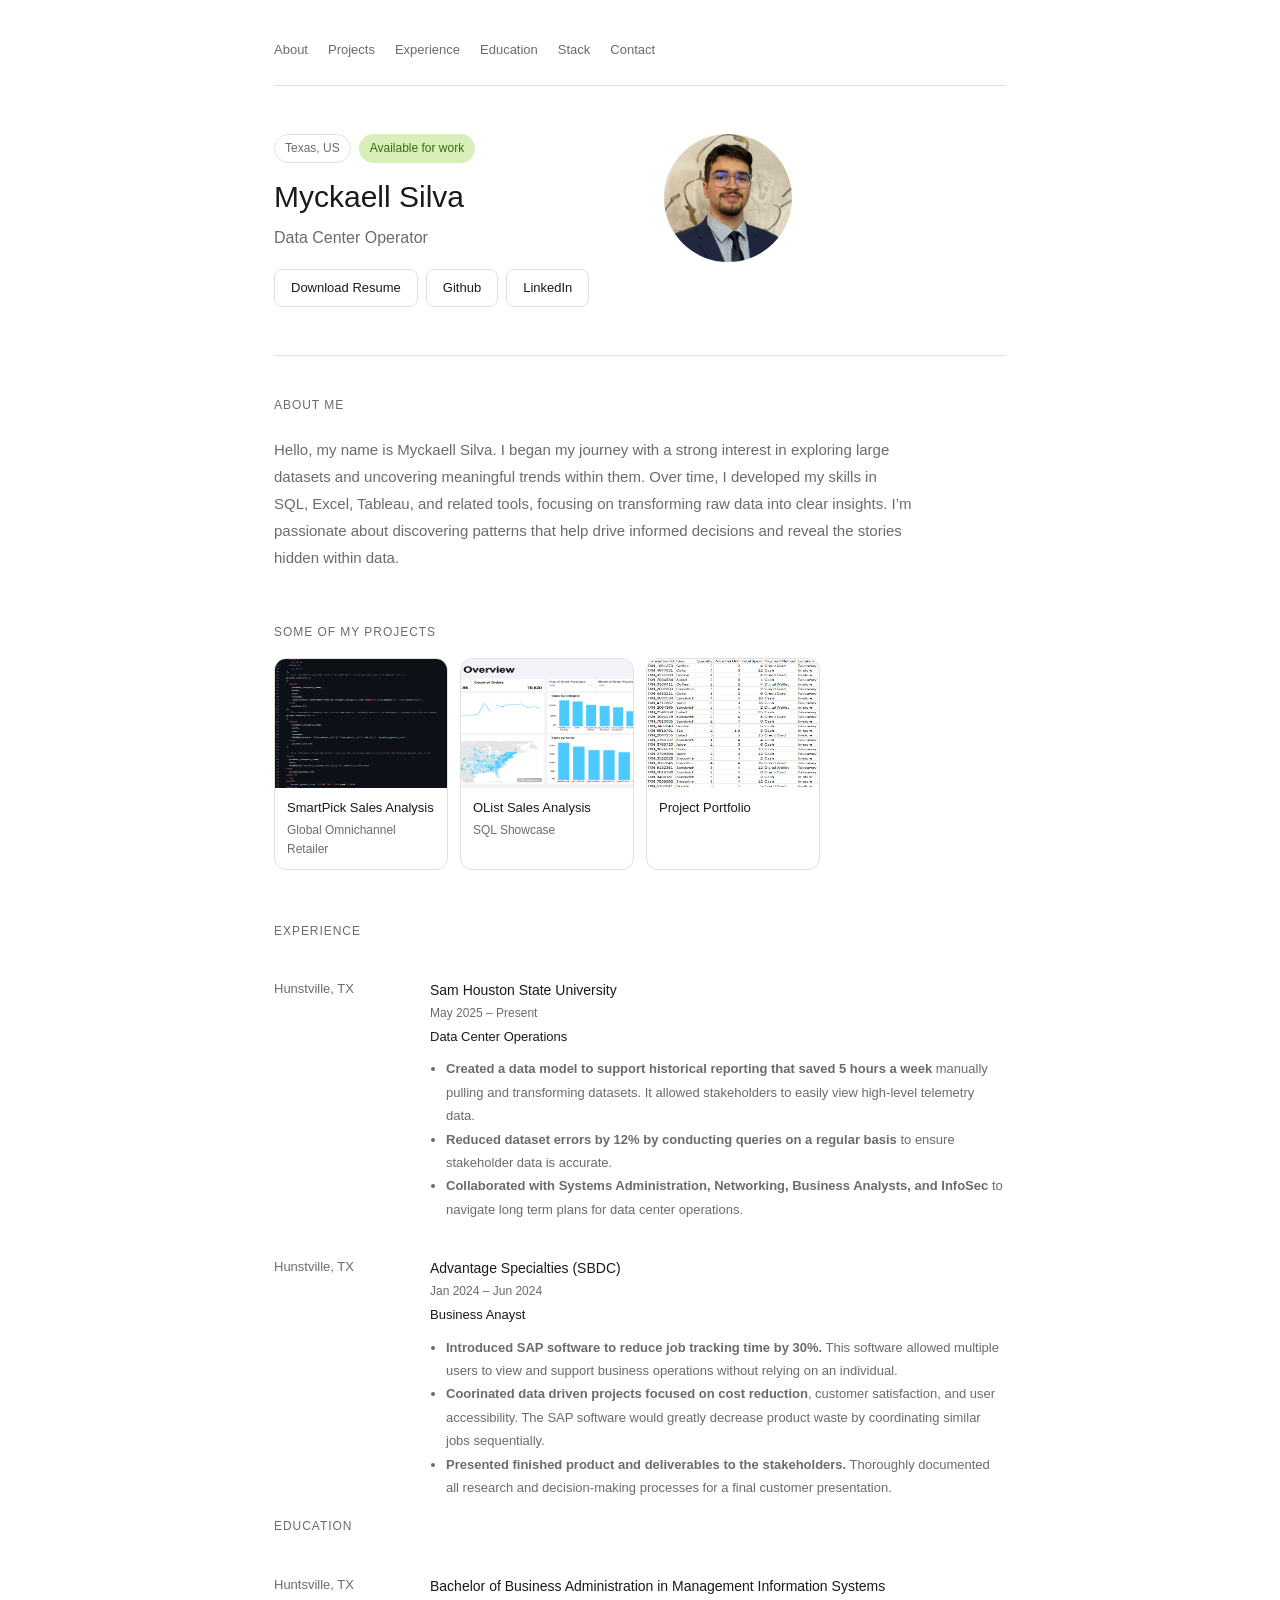
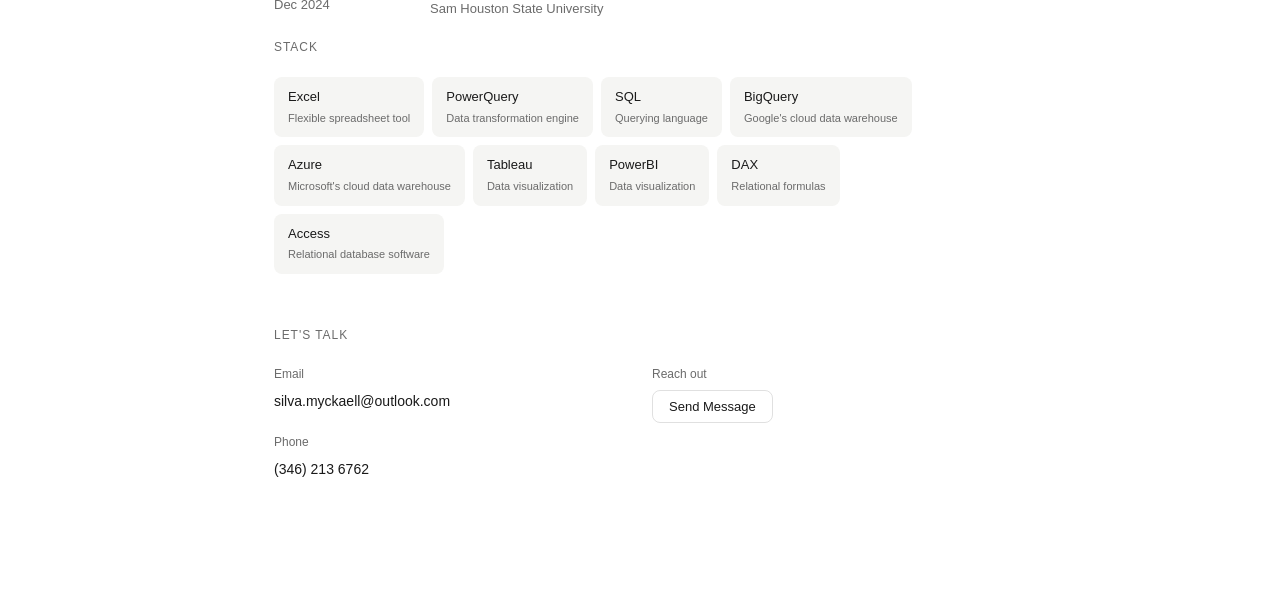
<file: index.html>
<!DOCTYPE html>
<html lang="en">
<head>
  <meta charset="UTF-8">
  <meta name="viewport" content="width=device-width, initial-scale=1.0">
  <title>Myckaell Silva</title>
  <link rel="stylesheet" href="style.css">
</head>
<body>

<nav>
  <a href="#about">About</a>
  <a href="#work">Projects</a>
  <a href="#experience">Experience</a>
  <a href="#education">Education</a>
  <a href="#stack">Stack</a>
  <a href="#contact">Contact</a>
</nav>

<!-- Hero -->
<div class="hero" id="intro">
  <div>
    <div class="tags">
      <span class="tag">Texas, US</span>
      <span class="tag available">Available for work</span>
    </div>
    <h1>Myckaell Silva</h1>
    <p class="subtitle">Data Center Operator</p>
    <div class="hero-actions">
      <a href="Resume.pdf" class="btn" download="MyckaellS_Resume">Download Resume</a>
      <a href="https://github.com/MyckaellS" class="btn" target="_blank" rel="noopener noreferrer">Github</a>
      <a href="https://www.linkedin.com/in/myckaell-silva/" class="btn" target="_blank" rel="noopener noreferrer">LinkedIn</a>
    </div>
  </div>
  <div class="avatar"><img src=../images/ProfessionalPhoto.jpg style="width:128px;height:128px" class="avatar" alt="MS"></div>
</div>

<hr>

<!-- About -->
<section id="about">
  <p class="section-label">About me</p>
  <p class="about-text">Hello, my name is Myckaell Silva. I began my journey with a strong interest in exploring large datasets and uncovering meaningful trends within them. Over time, I developed my skills in SQL, Excel, Tableau, and related tools, focusing on transforming raw data into clear insights. I’m passionate about discovering patterns that help drive informed decisions and reveal the stories hidden within data.</p>
</section>

<!-- Work -->
<section id="work">
  <div class="section-header">
    <p class="section-label" style="margin-bottom:0;">Some of my projects</p>
  </div>
  <div class="proj-grid">
    <a href="https://github.com/MyckaellS/Portfolio/tree/main/SmartPick" class="proj-card" target="_blank" rel="noopener noreferrer">
      <img src=../images/sql_query.png class="proj-thumb" alt="SmartPick Sales Analysis">
      <div class="proj-info"><p class="proj-name">SmartPick Sales Analysis</p><p class="proj-type">Global Omnichannel Retailer</p></div>
    </a>
    <a href="https://github.com/MyckaellS/Portfolio/tree/main/Olist" class="proj-card" target="_blank" rel="noopener noreferrer">
      <img src= ../images/dashboard.png class="proj-thumb" alt="OList Sales Analysis">
      <div class="proj-info"><p class="proj-name">OList Sales Analysis</p><p class="proj-type">SQL Showcase</p></div>
    </a>
    <a href="https://github.com/MyckaellS/Portfolio" class="proj-card" target="_blank" rel="noopener noreferrer">
      <img src=../images/data_clean.png class="proj-thumb" alt="Project Portfolio">
      <div class="proj-info"><p class="proj-name">Project Portfolio</p></div>
    </a>
  </div>
</section>

<!-- Experience -->
<section id="experience">
  <p class="section-label">Experience</p>

  <div class="exp-item">
    <div class="exp-meta">Hunstville, TX</div>
    <div>
      <p class="exp-company">Sam Houston State University</p>
      <p class="exp-period">May 2025 – Present</p>
      <p class="exp-role">Data Center Operations</p>
      <ul class="exp-bullets">
        <li><b>Created a data model to support historical reporting that saved 5 hours a week</b> manually pulling and transforming datasets. It allowed stakeholders to easily view high-level telemetry data.</li>
        <li><b>Reduced dataset errors by 12% by conducting queries on a regular basis </b>to ensure stakeholder data is accurate.</li>
        <li><b>Collaborated with Systems Administration, Networking, Business Analysts, and InfoSec</b> to navigate long term plans for data center operations.</li>
      </ul>
    </div>
  </div>

   <div class="exp-item">
    <div class="exp-meta">Hunstville, TX</div>
    <div>
      <p class="exp-company">Advantage Specialties (SBDC)</p>
      <p class="exp-period">Jan 2024 – Jun 2024</p>
      <p class="exp-role">Business Anayst</p>
      <ul class="exp-bullets">
        <li><b>Introduced SAP software to reduce job tracking time by 30%.</b> This software allowed multiple users to view and support business operations without relying on an individual.</li>
        <li><b>Coorinated data driven projects focused on cost reduction</b>, customer satisfaction, and user accessibility. The SAP software would greatly decrease product waste by coordinating similar jobs sequentially.</li>
        <li><b>Presented finished product and deliverables to the stakeholders.</b> Thoroughly documented all research and decision-making processes for a final customer presentation. </li>
      </ul>
    </div>
  </div>

<!-- Education -->
<section id="education">
  <p class="section-label">Education</p>

  <div class="edu-item">
    <div class="edu-meta">Huntsville, TX<br>Dec 2024</div>
    <div>
      <p class="edu-degree">Bachelor of Business Administration in Management Information Systems</p>
      <p class="edu-school">Sam Houston State University</p>
    </div>
  </div>

<!-- Certifications-->
  <!-- <p class="section-label" style="margin-top:28px;">Certifications</p>
  <div class="cert-grid">
    <div class="cert-card">
      <div><p class="cert-title">Certified Web Developer (CWD)</p><p class="cert-issuer">International Web Association, 2021</p></div>
      <a href="https://www.coursera.org/" class="cert-link" target="_blank">View</a>
    </div>
    <div class="cert-card">
      <div><p class="cert-title">UX Design Certification</p><p class="cert-issuer">Nielsen Norman Group, 2018</p></div>
      <a href="https://www.coursera.org/" class="cert-link" target="_blank">View</a>
    </div>
    <div class="cert-card">
      <div><p class="cert-title">Advanced HTML5 and CSS3 Specialist</p><p class="cert-issuer">W3Schools, 2016</p></div>
      <a href="https://www.coursera.org/" class="cert-link" target="_blank">View</a>
    </div>
    <div class="cert-card">
      <div><p class="cert-title">Google Analytics (GAIQ)</p><p class="cert-issuer">Google, 2015</p></div>
      <a href="https://www.coursera.org/" class="cert-link" target="_blank">View</a>
    </div>
  </div>
</section> -->

<!-- Stack -->
<section id="stack">
  <p class="section-label">Stack</p>
  <div class="stack-grid">
    <div class="stack-item">Excel<span>Flexible spreadsheet tool</span></div>
    <div class="stack-item">PowerQuery<span>Data transformation engine</span></div>
    <div class="stack-item">SQL<span>Querying language</span></div>
    <div class="stack-item">BigQuery<span>Google's cloud data warehouse</span></div>
    <div class="stack-item">Azure<span>Microsoft's cloud data warehouse</span></div>
    <div class="stack-item">Tableau<span>Data visualization</span></div>
    <div class="stack-item">PowerBI<span>Data visualization</span></div>
    <div class="stack-item">DAX<span>Relational formulas</span></div>
    <div class="stack-item">Access<span>Relational database software</span></div>
  </div>
</section>

<!-- Awards -->
<!-- <section>
  <p class="section-label">Awards</p>
  <div class="award-item">
    <div><p class="award-name">Site of the day</p><p class="award-org">Awwwards, 2023</p></div>
    <a href="https://www.awwwards.com/" class="cert-link" target="_blank">Visit</a>
  </div>
  <div class="award-item">
    <div><p class="award-name">Site of the month</p><p class="award-org">Awwwards, 2020</p></div>
    <a href="https://www.awwwards.com/" class="cert-link" target="_blank">Visit</a>
  </div>
  <div class="award-item">
    <div><p class="award-name">Website of the day</p><p class="award-org">CSS Design Awards, 2018</p></div>
    <a href="https://www.cssdesignawards.com/" class="cert-link" target="_blank">Visit</a>
  </div>
  <div class="award-item">
    <div><p class="award-name">Site of the day</p><p class="award-org">FWA, 2016</p></div>
    <a href="https://thefwa.com/" class="cert-link" target="_blank">Visit</a>
  </div>
</section> -->

<!-- Recommendations -->
<!-- <section>
  <p class="section-label">Recommendations</p>
  <div class="rec-card">
    <p class="rec-name">Jane Smith</p>
    <p class="rec-role">Chief Marketing Officer at Digital Innovations Agency</p>
    <p class="rec-quote">"Sam's design expertise and innovative approach have been pivotal to our agency's success. His ability to blend creativity with functionality is unmatched, and he consistently delivers projects that exceed client expectations."</p>
  </div>
  <div class="rec-card">
    <p class="rec-name">Michael Brown</p>
    <p class="rec-role">Founder of Creative Solutions Studio</p>
    <p class="rec-quote">"Sam is an exceptional web designer with a keen eye for detail and a deep understanding of user experience. His designs are not only visually stunning but also highly functional."</p>
  </div>
  <div class="rec-card">
    <p class="rec-name">Lisa Turner</p>
    <p class="rec-role">Senior Developer at TechWave LLC</p>
    <p class="rec-quote">"Working with Sam was a pleasure. His collaborative spirit and technical skills made our projects run smoothly and efficiently. Sam's designs always struck the perfect balance between aesthetics and usability."</p>
  </div>
</section> -->

<!-- Blog -->
<!-- <section id="blog">
  <div class="section-header">
    <p class="section-label" style="margin-bottom:0;">Articles & publications</p>
    <a href="#" class="view-all">View all posts →</a>
  </div>
  <div class="blog-grid">
    <a href="#" class="blog-card">
      <div class="blog-thumb"></div>
      <div class="blog-body">
        <p class="blog-source">Web Design Journal · May 15, 2024</p>
        <p class="blog-title">The Future of Web Design: Trends to Watch in 2024</p>
      </div>
    </a>
    <a href="#" class="blog-card">
      <div class="blog-thumb"></div>
      <div class="blog-body">
        <p class="blog-source">Modern Web Magazine · May 11, 2024</p>
        <p class="blog-title">Responsive Design Best Practices</p>
      </div>
    </a>
    <a href="#" class="blog-card">
      <div class="blog-thumb"></div>
      <div class="blog-body">
        <p class="blog-source">Modern Web Magazine · May 10, 2024</p>
        <p class="blog-title">The Art of Minimalist Web Design</p>
      </div>
    </a>
  </div>
</section> -->

<!-- Contact -->
<section id="contact">
  <p class="section-label">Let's talk</p>
  <div class="contact-grid">
    <div>
      <p class="contact-label">Email</p>
      <p class="contact-value">silva.myckaell@outlook.com</p>
      <p class="contact-label">Phone</p>
      <p class="contact-value">(346) 213 6762</p>
    </div>
    <div>
      <p class="contact-label">Reach out</p>
      <button class="btn" onclick="window.location.href='mailto:silva.myckaell@outlook.com'">Send Message</button>
    </div>
  </div>
</section>



</body>
</html>
</file>
<file: style.css>
*, *::before, *::after { box-sizing: border-box; margin: 0; padding: 0; }

:root {
  --bg: #ffffff;
  --bg-secondary: #f5f5f3;
  --text: #1a1a1a;
  --text-secondary: #6b6b6b;
  --border: rgba(0,0,0,0.12);
  --border-hover: rgba(0,0,0,0.25);
  --radius-md: 8px;
  --radius-lg: 12px;
}

@media (prefers-color-scheme: dark) {
  :root {
    --bg: #1a1a1a;
    --bg-secondary: #242424;
    --text: #f0f0f0;
    --text-secondary: #999;
    --border: rgba(255,255,255,0.12);
    --border-hover: rgba(255,255,255,0.28);
  }
}

body {
  font-family: -apple-system, BlinkMacSystemFont, 'Segoe UI', Roboto, sans-serif;
  background: var(--bg);
  color: var(--text);
  font-size: 15px;
  line-height: 1.6;
  max-width: 780px;
  margin: 0 auto;
  padding: 40px 24px 60px;
}

/* Nav */
nav {
  display: flex;
  gap: 20px;
  flex-wrap: wrap;
  padding-bottom: 24px;
  border-bottom: 0.5px solid var(--border);
  margin-bottom: 48px;
}
nav a {
  font-size: 13px;
  color: var(--text-secondary);
  text-decoration: none;
}
nav a:hover { color: var(--text); }

/* Hero */
.hero {
  display: grid;
  grid-template-columns: .5fr .4fr ;
  gap: 48px;
  align-items: start;
  margin-bottom: 48px;
}
.avatar {
  width: 128px; height: 128px;
  border-radius: 50%;
  background: var(--bg-secondary);
  display: flex; align-items: center; justify-content: left;
  color: var(--text-secondary);
}
.tags { display: flex; gap: 8px; flex-wrap: wrap; margin-bottom: 10px; }
.tag {
  display: inline-flex; align-items: center;
  font-size: 12px; padding: 4px 10px;
  border-radius: 99px;
  border: 0.5px solid var(--border);
  color: var(--text-secondary);
}
.tag.available { background: #d8efba; color: #3B6D11; border-color: transparent; }
h1 { font-size: 30px; font-weight: 500; margin-bottom: 4px; }
.subtitle { font-size: 16px; color: var(--text-secondary); margin-bottom: 18px; }
.hero-actions { display: flex; gap: 8px; flex-wrap: wrap; }

/* Buttons */
.btn {
  display: inline-block;
  font-size: 13px; padding: 8px 16px;
  border-radius: var(--radius-md);
  border: 0.5px solid var(--border);
  color: var(--text);
  background: transparent;
  cursor: pointer;
  text-decoration: none;
  font-family: inherit;
}
.btn:hover { background: var(--bg-secondary); }

hr { border: none; border-top: 0.5px solid var(--border); margin: 40px 0; }

/* Sections */
section { margin-bottom: 52px; }
.section-label {
  font-size: 12px;
  color: var(--text-secondary);
  text-transform: uppercase;
  letter-spacing: 0.08em;
  margin-bottom: 20px;
}
.section-header { display: flex; justify-content: space-between; align-items: center; margin-bottom: 16px; }
.view-all { font-size: 13px; color: var(--text-secondary); text-decoration: none; }
.view-all:hover { color: var(--text); }

/* About */
.about-text { font-size: 15px; color: var(--text-secondary); line-height: 1.8; max-width: 640px; }

/* Projects */
.proj-grid { display: grid; grid-template-columns: repeat(auto-fill, minmax(160px, 1fr)); gap: 12px; }
.proj-card {
  border-radius: var(--radius-lg);
  border: 0.5px solid var(--border);
  overflow: hidden;
  text-decoration: none; color: inherit; display: block;
  transition: border-color 0.15s;
}
.proj-card:hover { border-color: var(--border-hover); }
.proj-thumb {
  width: 100%; aspect-ratio: 4/3;
  display: flex; align-items: center; justify-content: center;
  font-size: 28px; font-weight: 500; color: var(--text-secondary);
}
.proj-info { padding: 10px 12px; }
.proj-name { font-size: 13px; font-weight: 500; }
.proj-type { font-size: 12px; color: var(--text-secondary); margin-top: 2px; }

/* Experience */
.exp-item {
  padding: 18px 0;
  display: grid; grid-template-columns: 140px 1fr; gap: 16px;
}
.exp-meta { font-size: 13px; color: var(--text-secondary); }
.exp-company { font-size: 14px; font-weight: 500; margin-bottom: 2px; }
.exp-period { font-size: 12px; color: var(--text-secondary); margin-bottom: 4px; }
.exp-role { font-size: 13px; margin-bottom: 10px; }
.exp-bullets { list-style: disc; padding-left: 16px; font-size: 13px; color: var(--text-secondary); line-height: 1.8; }

/* Education */
.edu-item {
  padding: 18px 0;
  display: grid; grid-template-columns: 140px 1fr; gap: 16px;
}
.edu-meta { font-size: 13px; color: var(--text-secondary); }
.edu-degree { font-size: 14px; font-weight: 500; margin-bottom: 2px; }
.edu-school { font-size: 13px; color: var(--text-secondary); }

/* Certifications */
.cert-grid { display: grid; grid-template-columns: 1fr 1fr; gap: 10px; margin-top: 20px; }
.cert-card {
  background: var(--bg);
  border: 0.5px solid var(--border);
  border-radius: var(--radius-md);
  padding: 12px 14px;
  display: flex; justify-content: space-between; align-items: flex-start; gap: 10px;
}
.cert-title { font-size: 13px; font-weight: 500; margin-bottom: 2px; }
.cert-issuer { font-size: 12px; color: var(--text-secondary); }
.cert-link {
  font-size: 12px; color: var(--text-secondary);
  text-decoration: none;
  border: 0.5px solid var(--border);
  padding: 3px 8px;
  border-radius: var(--radius-md);
  white-space: nowrap;
}
.cert-link:hover { background: var(--bg-secondary); }

/* Stack */
.stack-grid { display: flex; flex-wrap: wrap; gap: 8px; }
.stack-item {
  background: var(--bg-secondary);
  border-radius: var(--radius-md);
  padding: 10px 14px;
  font-size: 13px; font-weight: 500;
  display: flex; flex-direction: column; gap: 2px;
  min-width: 110px;
}
.stack-item span { font-size: 11px; color: var(--text-secondary); font-weight: 400; }

/* Awards */
.award-item {
  padding: 14px 0;
  border-bottom: 0.5px solid var(--border);
  display: flex; justify-content: space-between; align-items: center;
}
.award-name { font-size: 13px; font-weight: 500; margin-bottom: 2px; }
.award-org { font-size: 12px; color: var(--text-secondary); }

/* Recommendations */
.rec-card {
  background: var(--bg-secondary);
  border-radius: var(--radius-md);
  padding: 16px 18px;
  margin-bottom: 10px;
}
.rec-name { font-size: 13px; font-weight: 500; margin-bottom: 2px; }
.rec-role { font-size: 12px; color: var(--text-secondary); margin-bottom: 10px; }
.rec-quote { font-size: 13px; color: var(--text-secondary); line-height: 1.8; font-style: italic; }

/* Blog */
.blog-grid { display: grid; grid-template-columns: 1fr 1fr; gap: 12px; }
.blog-card {
  border: 0.5px solid var(--border);
  border-radius: var(--radius-lg);
  overflow: hidden;
  text-decoration: none; color: inherit; display: block;
  transition: border-color 0.15s;
}
.blog-card:hover { border-color: var(--border-hover); }
.blog-thumb {
  width: 100%; aspect-ratio: 16/9;
  background: var(--bg-secondary);
  display: block;
}
.blog-body { padding: 12px 14px; }
.blog-source { font-size: 11px; color: var(--text-secondary); margin-bottom: 4px; }
.blog-title { font-size: 13px; font-weight: 500; line-height: 1.5; }

/* Contact */
.contact-grid { display: grid; grid-template-columns: 1fr 1fr; gap: 24px; }
.contact-label { font-size: 12px; color: var(--text-secondary); margin-bottom: 6px; }
.contact-value { font-size: 14px; margin-bottom: 20px; }
.social-row { display: flex; gap: 8px; flex-wrap: wrap; }

/* Footer */
footer {
  text-align: center;
  font-size: 12px;
  color: var(--text-secondary);
  padding-top: 24px;
  border-top: 0.5px solid var(--border);
  margin-top: 40px;
}

/* Responsive */
@media (max-width: 540px) {
  .hero { grid-template-columns: 1fr; }
  .avatar { width: 64px; height: 64px; font-size: 20px; }
  .exp-item, .edu-item { grid-template-columns: 1fr; }
  .cert-grid, .blog-grid, .contact-grid { grid-template-columns: 1fr; }
}
</file>
